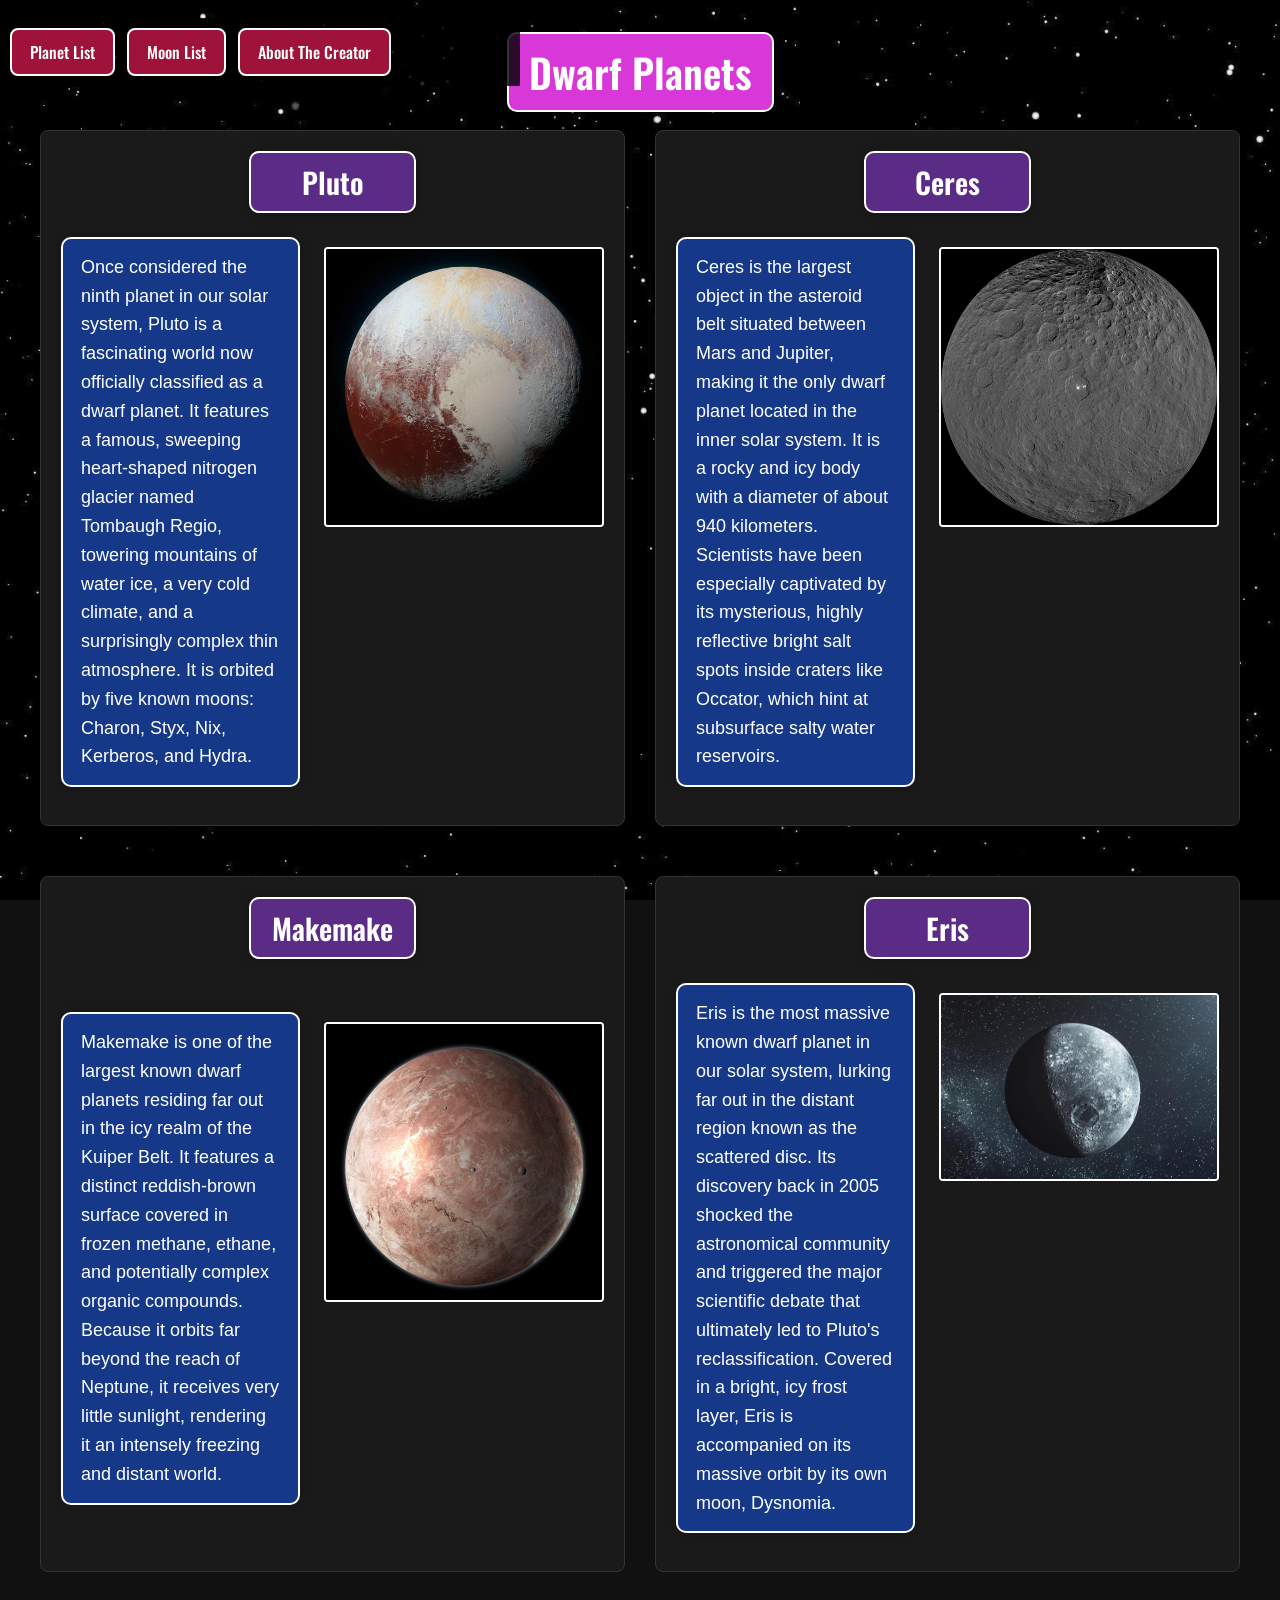
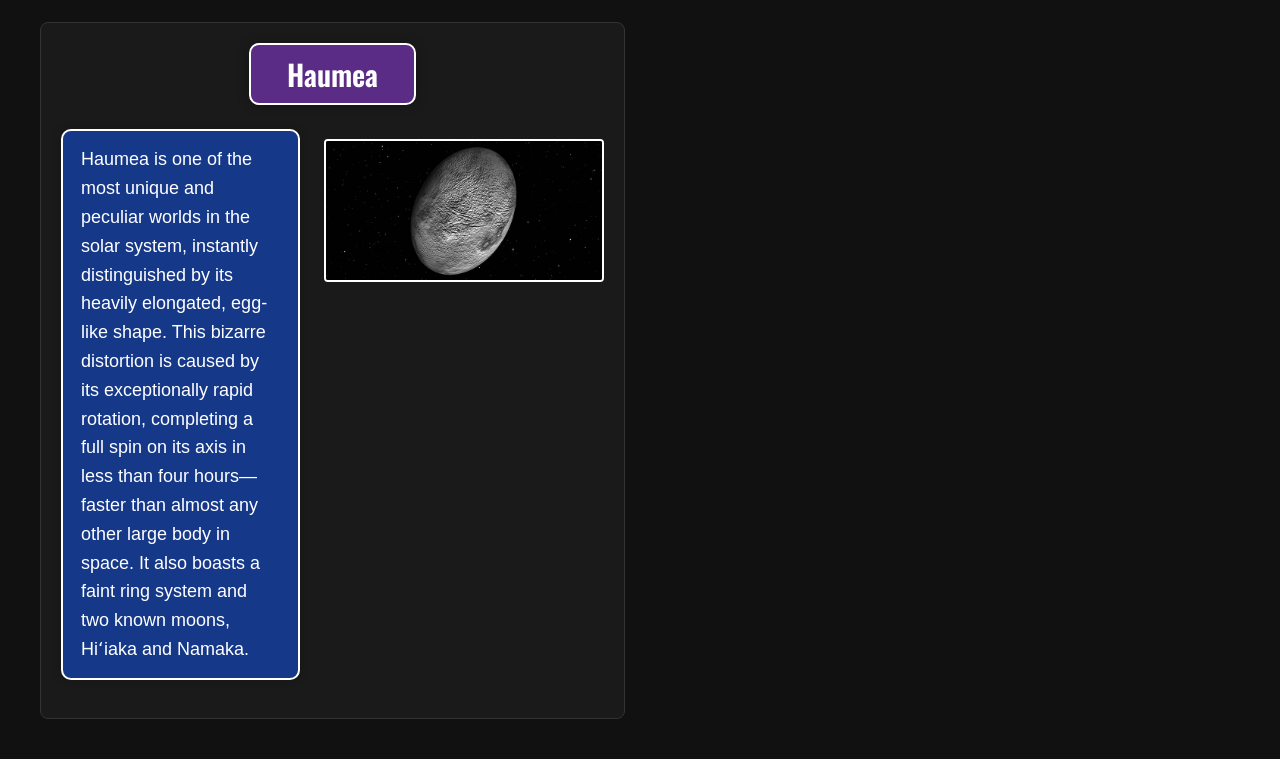
<file: adam.html>
<!DOCTYPE html>
<html>
    <head>
        <meta charset="UTF-8">
        <title>Dwarf Planets</title>
        <link rel="preconnect" href="https://fonts.googleapis.com">
        <link rel="preconnect" href="https://fonts.gstatic.com" crossorigin>
        <link href="https://fonts.googleapis.com/css2?family=Oswald:wght@500;600;700&display=swap" rel="stylesheet">
        <link rel="stylesheet" href="style.css">
    </head>
    <body>
        <h1 class="page-title-button">Dwarf Planets</h1>

        <div class="dwarfs-container">
            <section class="dwarf-entry">
                <h2>Pluto</h2>
                <p id="proultra2">Once considered the ninth planet in our solar system, Pluto is a fascinating world now officially classified as a dwarf planet. It features a famous, sweeping heart-shaped nitrogen glacier named Tombaugh Regio, towering mountains of water ice, a very cold climate, and a surprisingly complex thin atmosphere. It is orbited by five known moons: Charon, Styx, Nix, Kerberos, and Hydra.</p>
                <div class="image3-box">
                    <img src="pluto.JPEG" alt="Pluto" width="600" height="600">
                </div>
            </section>

            <section class="dwarf-entry">
                <h2>Ceres</h2>
                <p id="proultra3">Ceres is the largest object in the asteroid belt situated between Mars and Jupiter, making it the only dwarf planet located in the inner solar system. It is a rocky and icy body with a diameter of about 940 kilometers. Scientists have been especially captivated by its mysterious, highly reflective bright salt spots inside craters like Occator, which hint at subsurface salty water reservoirs.</p>
                <div class="image2-box">
                    <img src="ceres.JPEG" alt="Ceres" width="700" height="700">
                </div>
            </section>

            <section class="dwarf-entry">
                <h2>Makemake</h2>
                <p id="proultra4">Makemake is one of the largest known dwarf planets residing far out in the icy realm of the Kuiper Belt. It features a distinct reddish-brown surface covered in frozen methane, ethane, and potentially complex organic compounds. Because it orbits far beyond the reach of Neptune, it receives very little sunlight, rendering it an intensely freezing and distant world.</p>
                <div class="image2-box">
                    <img src="makemake.JPEG" alt="Makemake" width="650" height="650">
                </div>
            </section>

            <section class="dwarf-entry">
                <h2>Eris</h2>
                <p id="proultra5">Eris is the most massive known dwarf planet in our solar system, lurking far out in the distant region known as the scattered disc. Its discovery back in 2005 shocked the astronomical community and triggered the major scientific debate that ultimately led to Pluto's reclassification. Covered in a bright, icy frost layer, Eris is accompanied on its massive orbit by its own moon, Dysnomia.</p>
                <div class="image2-box">
                    <img src="eris.JPEG" alt="Eris" width="650" height="600">
                </div>
            </section>

            <section class="dwarf-entry">
                <h2>Haumea</h2>
                <p id="proultra6">Haumea is one of the most unique and peculiar worlds in the solar system, instantly distinguished by its heavily elongated, egg-like shape. This bizarre distortion is caused by its exceptionally rapid rotation, completing a full spin on its axis in less than four hours—faster than almost any other large body in space. It also boasts a faint ring system and two known moons, Hiʻiaka and Namaka.</p>
                <div class="image2-box">
                    <img src="haumea.JPEG" alt="Haumea" width="650" height="900">
                </div>
            </section>
        </div>
        <div>
            
        </div>

        <nav class="site-navigation" aria-label="Related pages">
            <a class="navigation-button" href="index.html">Planet List</a>
            <a class="navigation-button" href="Moon.html">Moon List</a>
            <a class="navigation-button" href="Ultra.html">About The Creator</a>
        </nav>
    </body>
</html>
</file>
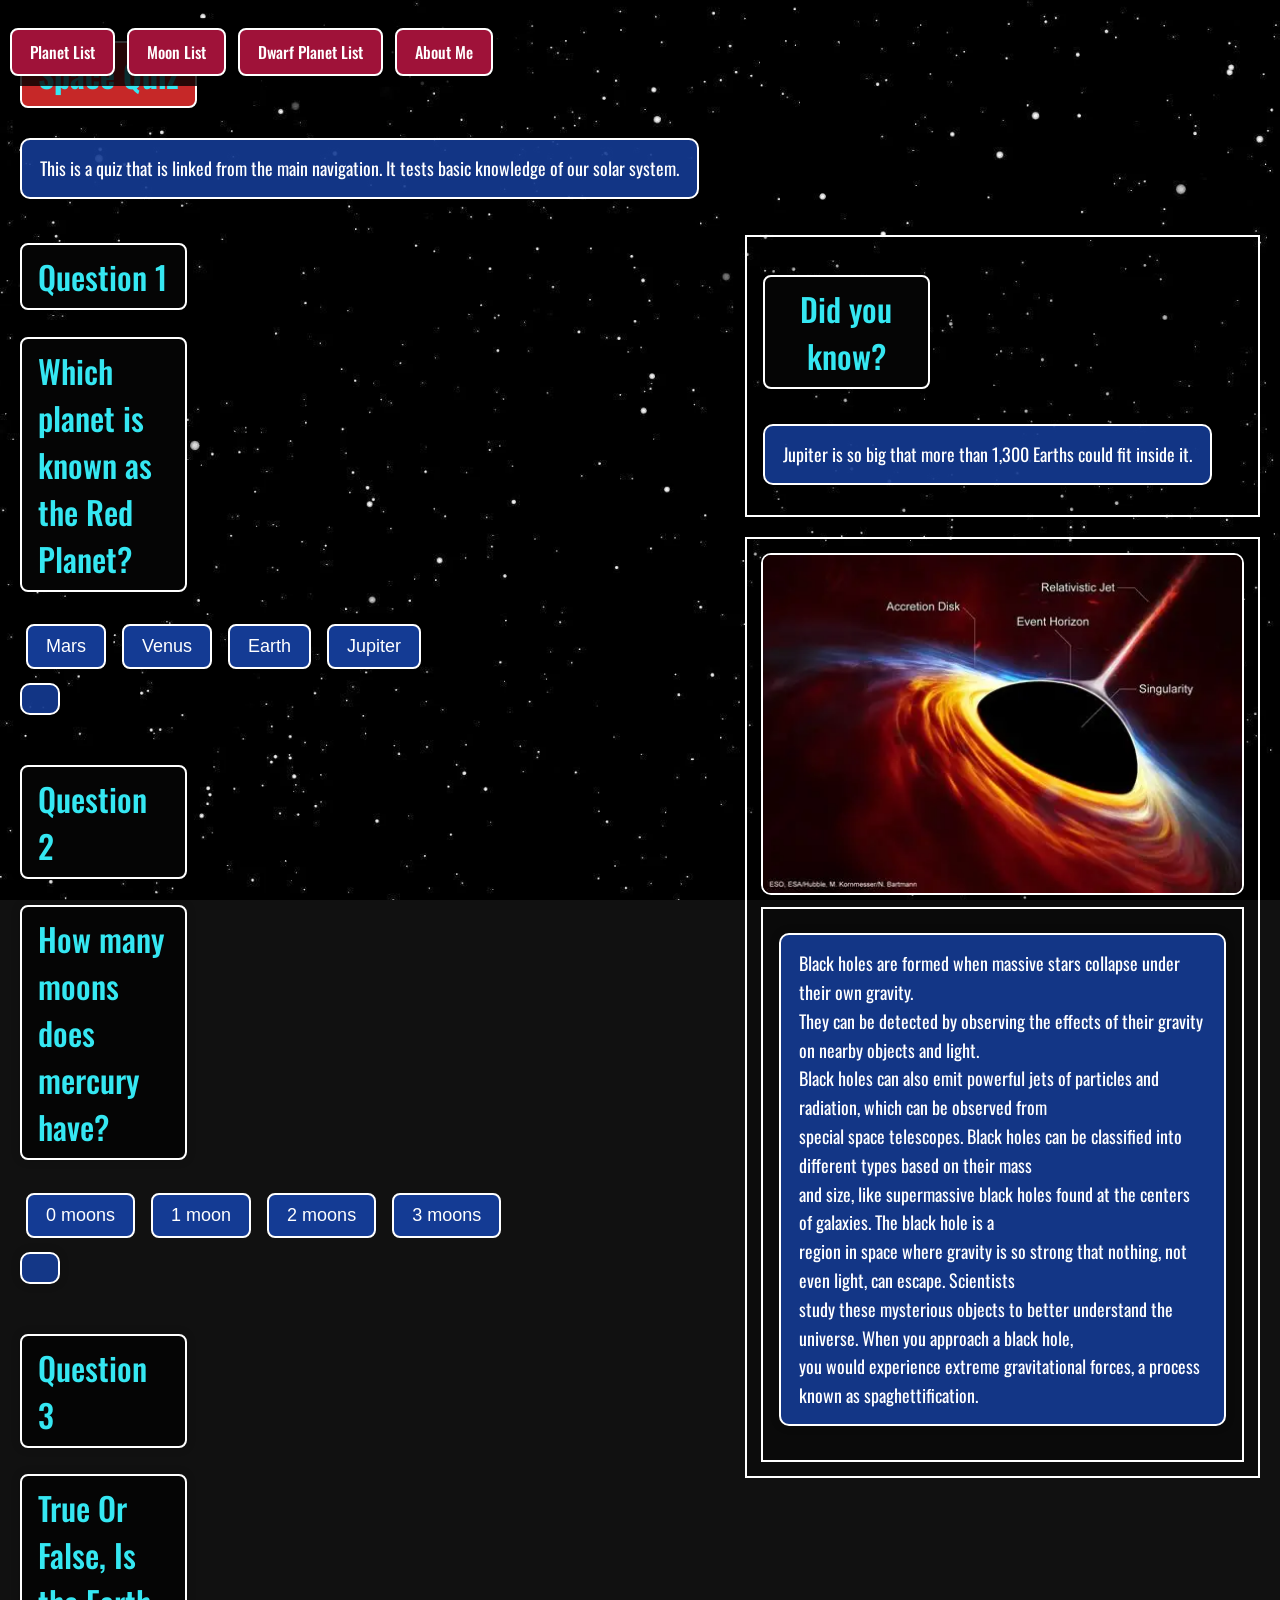
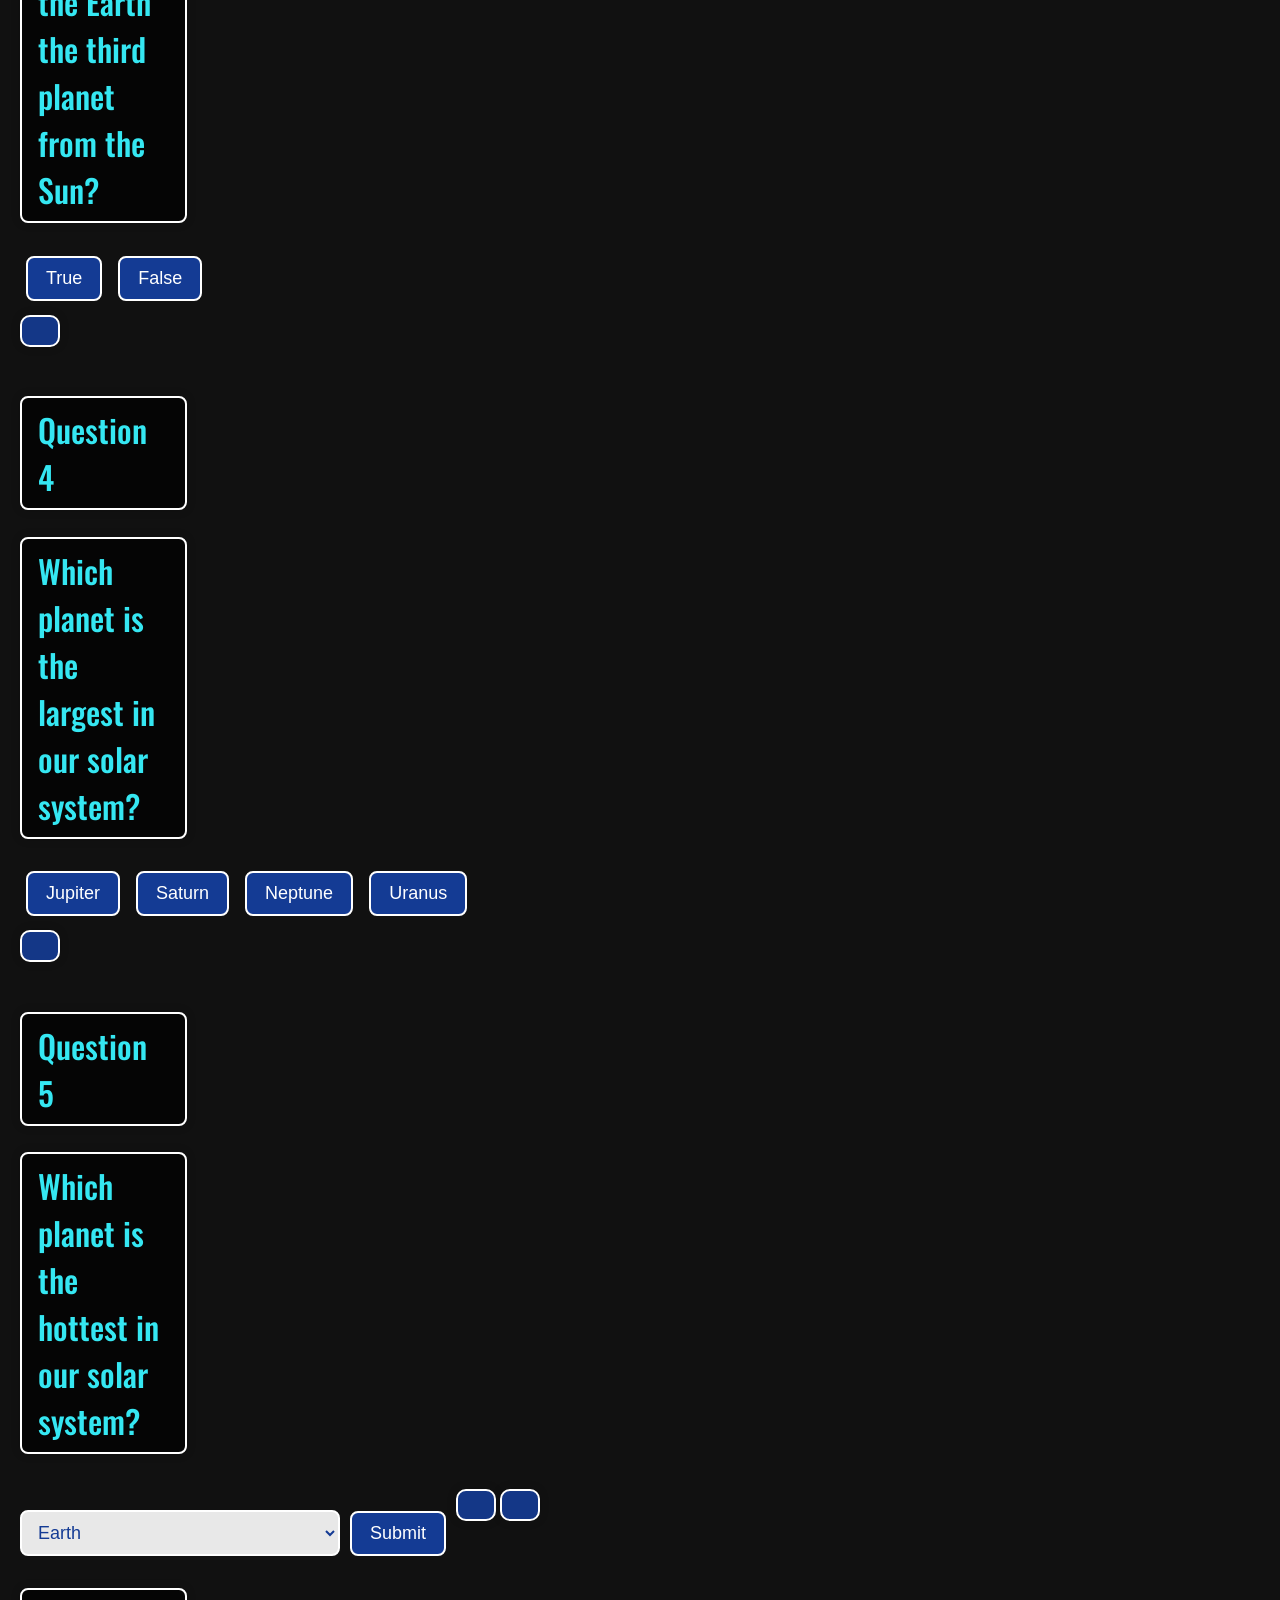
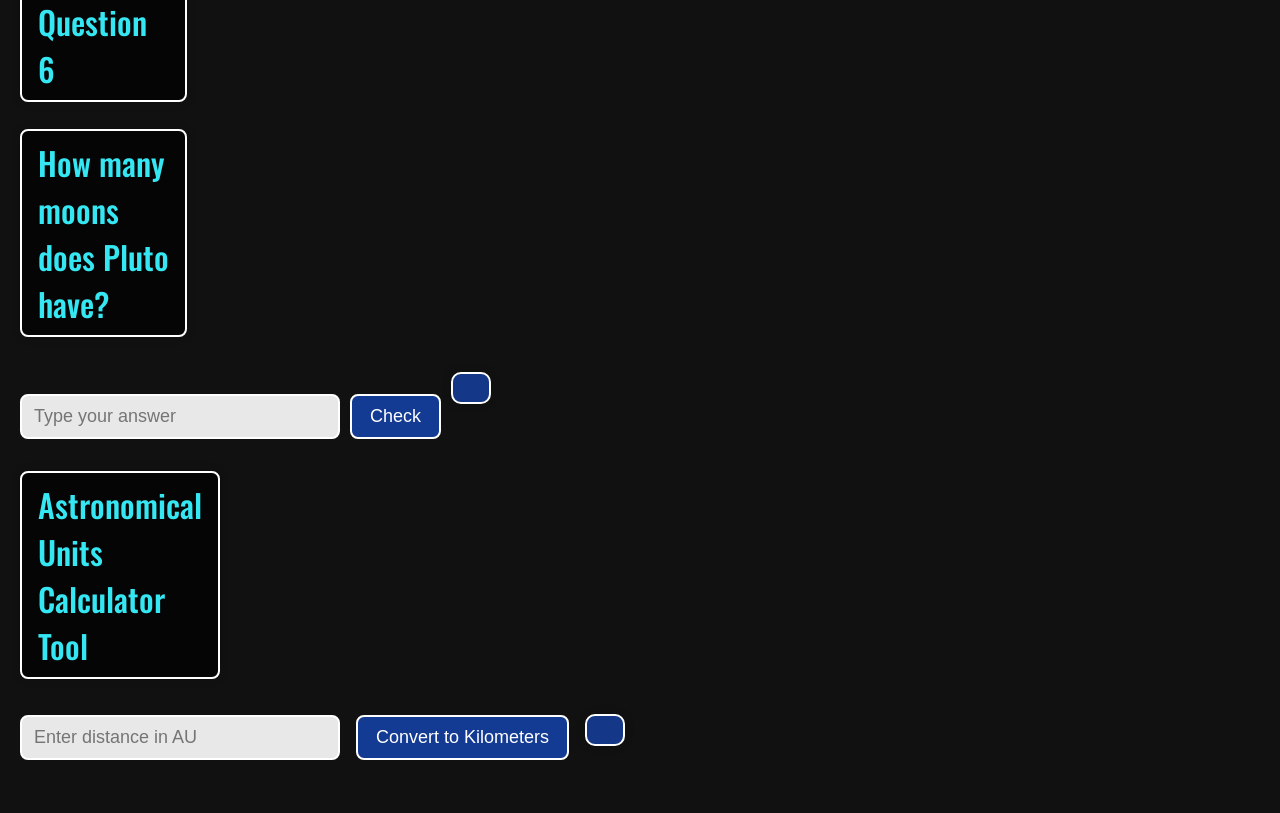
<file: secret.html>
<!DOCTYPE html>
<html>
    <head>
        <meta charset="UTF-8">
        <title>Space Quiz</title>
        <link rel="preconnect" href="https://fonts.googleapis.com">
        <link rel="preconnect" href="https://fonts.gstatic.com" crossorigin>
        <link href="https://fonts.googleapis.com/css2?family=Oswald:wght@500;600;700&display=swap" rel="stylesheet">
        <link rel="stylesheet" href="style.css">
    </head>
    <body class="quiz-page">
        <h1>Space Quiz</h1>
        <p>This is a quiz that is linked from the main navigation. It tests basic knowledge of our solar system.</p>
        <nav class="site-navigation" aria-label="Related pages">
            <a class="navigation-button" href="index.html">Planet List</a>
            <a class="navigation-button" href="Moon.html">Moon List</a>
            <a class="navigation-button" href="adam.html">Dwarf Planet List</a>
            <a class="navigation-button" href="Ultra.html">About Me</a>
        </nav>
        <main class="quiz-layout">
        <section class="quiz-questions">
        <h2>Question 1</h2>
            <h2>Which planet is known as the Red Planet?</h2>
            <div>
                <button onclick="checkAnswer(1, 'Mars')">Mars</button>
                <button onclick="checkAnswer(1, 'Venus')">Venus</button>
                <button onclick="checkAnswer(1, 'Earth')">Earth</button>
                <button onclick="checkAnswer(1, 'Jupiter')">Jupiter</button>
            </div>
            <p id="result1"></p>
            <h2>Question 2</h2>
        <h2>How many moons does mercury have?</h2>
<div>
<button onclick="checkAnswer(2, '0 moons')">0 moons</button>
<button onclick="checkAnswer(2, '1 moon')">1 moon</button>
<button onclick="checkAnswer(2, '2 moons')">2 moons</button>
<button onclick="checkAnswer(2, '3 moons')">3 moons</button>
</div>
<p id="result2"></p>
<h2>Question 3</h2>
<h2>True Or False, Is the Earth the third planet from the Sun?</h2>
<div>
<button onclick="checkAnswer(3, 'True')">True</button>
<button onclick="checkAnswer(3, 'False')">False</button>
</div>
<p id="result3"></p>
<h2>Question 4</h2>
<h2>Which planet is the largest in our solar system?</h2>
<div>
    <button onclick="checkAnswer(4, 'Jupiter')">Jupiter</button>
    <button onclick="checkAnswer(4, 'Saturn')">Saturn</button>
    <button onclick="checkAnswer(4, 'Neptune')">Neptune</button>
    <button onclick="checkAnswer(4, 'Uranus')">Uranus</button>
</div>
<p id="result4"></p>
<h2>Question 5</h2>
<h2>Which planet is the hottest in our solar system?</h2>
<select id="planetAnswer">
    <option value="">Earth</option>
    <option value="Mars">Mars</option>
    <option value="Jupiter">Jupiter</option>
    <option value="Venus">Venus</option>
    <option value="Mercury">Mercury</option>
</select>

<button onclick="checkDropdownAnswer()">Submit</button>

<p id="dropdownResult"></p>
<p id="result4"></p>
<h2>Question 6</h2>
<h2>How many moons does Pluto have?</h2>
<input id="textAnswer" type="text" placeholder="Type your answer">
<button onclick="checkTextAnswer()">Check</button>
<p id="textResult"></p>
    </section>
    <aside class="quiz-sidebar">
<section class="space-box">
    <h2>Did you know?</h2>
    <p>Jupiter is so big that more than 1,300 Earths could fit inside it.</p>
</section>
<section class="blackhole-panel">
        <img id="blackholeimg" src="black_hole.jpg" alt="Black hole" width="630" height="400">
        <div class="blackhole-info">
                <p>Black holes are formed when massive stars collapse under their own gravity.<br>
                They can be detected by observing the effects of their gravity on nearby objects and light.<br>
                Black holes can also emit powerful jets of particles and radiation, which can be observed from<br>
                special space telescopes. Black holes can be classified into different types based on their mass<br>
                and size, like supermassive black holes found at the centers of galaxies. The black hole is a<br>
                region in space where gravity is so strong that nothing, not even light, can escape. Scientists<br>
                study these mysterious objects to better understand the universe. When you approach a black hole,<br>
                you would experience extreme gravitational forces, a process known as spaghettification.</p>
        </div>
</section>
            </aside>
        </main>
<section class="calculator-panel">
<h2 id = "lol">Astronomical Units Calculator Tool</h2>
<div id = "calculator">
<input type="text" id="auInput" placeholder="Enter distance in AU">
<button onclick="convertToKm()">Convert to Kilometers</button>
<div>
<p id="auResult"></p>
</div>
</div>
</section>
        <script src="space.js"></script>
    </body>
</file>
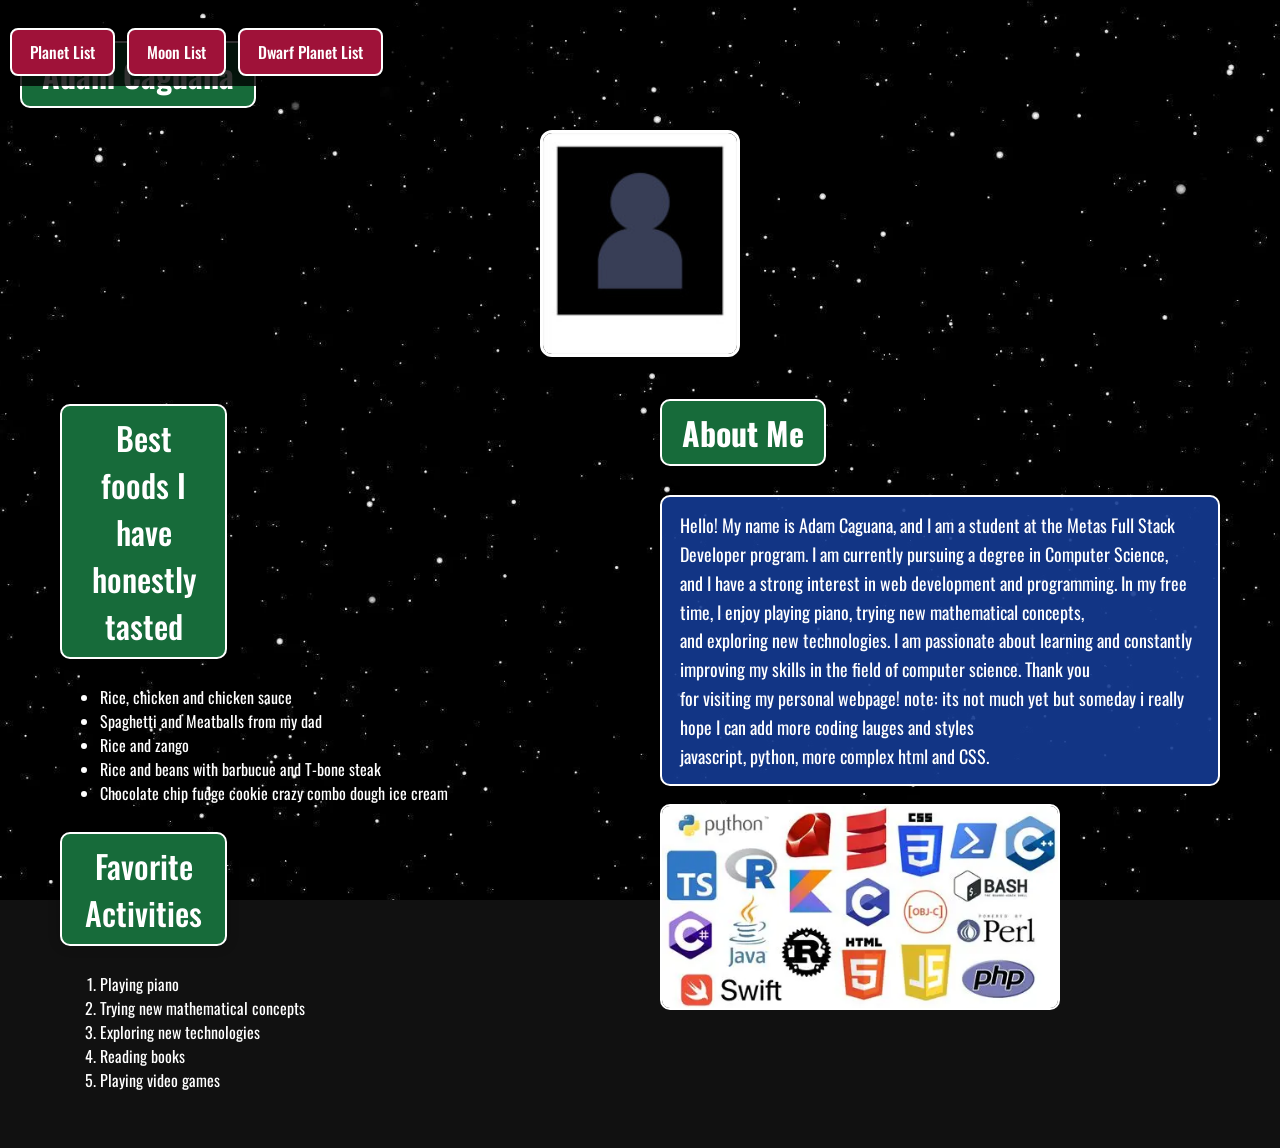
<file: Ultra.html>
<!DOCTYPE html>
<html>

<head>
    <meta charset="UTF-8">
    <title>Adam Caguana</title>
    <link rel="preconnect" href="https://fonts.googleapis.com">
    <link rel="preconnect" href="https://fonts.gstatic.com" crossorigin>
    <link href="https://fonts.googleapis.com/css2?family=Oswald:wght@500;600;700&display=swap" rel="stylesheet">
    <link rel="stylesheet" href="style.css">
</head>

<body class="about-page">
    <!-- Header / Name -->
    <div class="header-section">
        <h1>Adam Caguana</h1>
        <div>
            <img src="photo.jpg" id="photo" alt="My Photo" width="200">
        </div>
    </div>

    <!-- Main Two-Column Layout -->
    <div class="main-layout-container">
        
        <!-- LEFT COLUMN: Lists (Favorite Foods & Activities) -->
        <div class="left-column">
            <div>
                <h2>Best foods I have honestly tasted</h2>
                <ul>
                    <li>Rice, chicken and chicken sauce</li>
                    <li>Spaghetti and Meatballs from my dad</li>
                    <li>Rice and zango</li>
                    <li>Rice and beans with barbucue and T-bone steak</li>
                    <li>Chocolate chip fudge cookie crazy combo dough ice cream</li>
                </ul>
            </div>
            
            <div>
                <h2>Favorite Activities</h2>
                <ol>
                    <li>Playing piano</li>
                    <li>Trying new mathematical concepts</li>
                    <li>Exploring new technologies</li>
                    <li>Reading books</li>
                    <li>Playing video games</li>
                </ol>
            </div>
        </div>

        <!-- RIGHT COLUMN: About Me Paragraph & Coding Image Paired Together -->
        <div class="right-column">
            <div>
               <h1>About Me</h1>
                <p>Hello! My name is Adam Caguana, and I am a student at the Metas Full Stack Developer program. I am currently pursuing a degree in Computer Science,<br>
                     and I have a strong interest in web development and programming. In my free time, I enjoy playing piano, trying new mathematical concepts,<br>
                      and exploring new technologies. I am passionate about learning and constantly improving my skills in the field of computer science. Thank you <br>
                      for visiting my personal webpage! note: its not much yet but someday i really hope I can add more coding lauges and styles<br>
                      javascript, python, more complex html and CSS.</p>
            </div>
            
            <div class="image-box4">
                <img src="coding.JPEG" alt="Coding Image" width="400">
            </div>
        </div>

    </div>

    <!-- Navigation Footer -->
    <nav class="site-navigation footer-navigation" aria-label="Related pages">
        <a class="navigation-button" href="index.html">Planet List</a>
        <a class="navigation-button" href="Moon.html">Moon List</a>
        <a class="navigation-button" href="adam.html">Dwarf Planet List</a>
    </nav>
</body>

</html>
</file>
<file: style.css>
body {
    margin: 0;
    padding: 30px 20px 60px;
    font-family: Arial, sans-serif;
    background-image: url("luna.JPEG");
    background-size: cover;
    background-position: center;
    background-attachment: fixed;
    color: white;
    cursor: url("[data-uri]") 16 17, auto;
}

* {
    box-sizing: border-box;
}
.page-title-button {
    display: table;
    position: relative;
    top: 12px;
    margin: 0 auto 20px;
    padding: 8px 20px;
    font-size: clamp(3rem, 5vw, 1.8rem);
    border: 2px solid white;
    border-radius: 10px;
    background: #d938d9;
    color: white;
    font-family: "Oswald", "Trebuchet MS", sans-serif;
    font-weight: 600;
    box-shadow: 0 0 12px rgba(0, 0, 0, 0.25);
    transform-origin: center;
}
#pro4 {
    display: table;
    position: relative;
    top: 60px;
    margin: 0 auto 20px;
    padding: 8px 20px;
    font-size: clamp(3rem, 5vw, 1.8rem);
    border: 2px solid white;
    border-radius: 10px;
    background: #d938d9;
    color: white;
    font-family: "Oswald", "Trebuchet MS", sans-serif;
    font-weight: 600;
    box-shadow: 0 0 12px rgba(0, 0, 0, 0.25);
    transform-origin: center;
}

#pro4:hover,
.page-title-button:hover {
    transform: scale(1.04);
}

h2 {
    font-size: clamp(1.5rem, 2.5vw, 2.2rem);
}

.about-page h1,
.about-page h2 {
    display: table;
    max-width: 100%;
    padding: 8px 20px;
    border: 2px solid white;
    border-radius: 10px;
    background: #176b3a;
    color: white;
    box-shadow: 0 0 12px rgba(0, 0, 0, 0.25);
}

.about-page h1:hover,
.about-page h2:hover {
    background: #f07818;
}

.button-heading {
    text-align: left;
    margin: 12px 0 18px;
}

.button-heading a {
    display: inline-block;
    background: #143b94;
    color: white;
    border: 2px solid white;
    border-radius: 12px;
    padding: 10px 22px;
    text-decoration: none;
    box-shadow: 0 0 12px rgba(0, 0, 0, 0.2);
    transition: background 0.2s ease, transform 0.2s ease;
}

.button-heading a:hover {
    background: #d938d9;
    transform: translateY(-1px);
    text-decoration: none;
}

.site-navigation {
    display: flex;
    flex-wrap: wrap;
    gap: 12px;
    margin: 18px 0 24px;
    position: absolute;
    top: 0;
    left: 0;
    width: 520px;
    background-color: rgba(0, 0, 0, 0.8); /* Dark semi-transparent background */
    padding: 10px;
    z-index: 1000;
}
.site-navigation .navigation-button {
    display: inline-block;
    padding: 10px 18px;
    border: 2px solid white;
    border-radius: 8px;
    background: #9f1239;
    color: white;
    font-family: "Oswald", "Trebuchet MS", sans-serif;
    font-weight: 500;
    text-decoration: none;
    box-shadow: 0 0 10px rgba(0, 0, 0, 0.2);
    position: relative;
    transition: transform 0.15s ease, background-color 0.15s ease;
}

.site-navigation .navigation-button:hover {
    background: #dc2626;
    transform: scale(1.04);
    z-index: 1;
    text-decoration: none;
}

#max,
#promax,
#promax2,
#promax3,
#promax4,
#promax5,
#pro5,
#proultra2,
#proultra3,
#proultra4,
#proultra5,
#proultra6,
p:not([id]),
#dropdownResult,
#textResult,
#result1,
#result2,
#result3,
#result4,
#auResult {
    display: inline-block;
    background: rgba(20, 59, 148, 0.9);
    border: 2px solid white;
    border-radius: 10px;
    color: white;
    padding: 14px 18px;
    margin: 8px 0 18px;
    line-height: 1.6;
    box-shadow: 0 0 10px rgba(0, 0, 0, 0.18);
    max-width: 900px;
    font-size: 18px;
}
a {
    color: #ffe1ee;
    text-decoration: none;
}

a:hover {
    text-decoration: underline;
}
button {
    display: inline-block;
    background-color: #143b94;
    color: white;
    border: 2px solid white;
    padding: 10px 18px;
    margin: 6px;
    border-radius: 8px;
    cursor: pointer;
    font-size: 18px;
    text-decoration: none;
}

button:hover {
    background-color: #d938d9;
}

img {
    max-width: 100%;
    height: auto;
    border: 2px solid white;
    border-radius: 10px;
    display: block;
}

#hugediv {
    display: flex;
    gap: 20px;
    align-items: flex-start;
}

#hugediv2 {
    flex: 1;
}

.mercury-table-wrap {
    flex: 0 1 540px;
}

.moon-entry {
    display: grid;
    grid-template-columns: minmax(0, 1fr) minmax(280px, 48%);
    grid-template-rows: auto auto;
    column-gap: 24px;
    align-items: start;
    margin-bottom: 20px;
}

.dwarf-entry h2,
.planet-heading {
    display: table;
    justify-self: center;
    padding: 8px 20px;
    border: 2px solid white;
    border-radius: 10px;
    background: #5b2c86;
    color: white;
    font-family: "Oswald", "Trebuchet MS", sans-serif;
    font-weight: 600;
    box-shadow: 0 0 12px rgba(0, 0, 0, 0.25);
}

.dwarf-entry h2:hover,
.planet-heading:hover {
    background: #8f1748;
}

.moon-entry p {
    grid-column: 1;
    grid-row: 2;
    font-family: "Fredoka", "Trebuchet MS", sans-serif;
    font-size: 17.6px;
    margin-top: 0;
}

.moon-entry #promax,
.moon-entry #promax2,
.moon-entry #promax3,
.moon-entry #promax4,
.moon-entry #promax5 {
    margin-top: 0;
}

.moon-entry .image-box {
    grid-column: 2;
    grid-row: 2;
    justify-self: end;
    width: 100%;
}

.moon-entry img {
    margin-left: auto;
}

.dwarf-entry {
    display: grid;
    grid-template-columns: minmax(0, 1fr) minmax(280px, 48%);
    grid-template-rows: auto auto;
    column-gap: 24px;
    align-items: start;
    margin-bottom: 20px;
}

.dwarf-entry h2 {
    grid-column: 1 / -1;
}

.dwarf-entry p {
    grid-column: 1;
    grid-row: 2;
    font-family: "Fredoka", "Trebuchet MS", sans-serif;
    margin-top: 0;
}

.dwarf-entry #proultra2,
.dwarf-entry #proultra3,
.dwarf-entry #proultra4,
.dwarf-entry #proultra5,
.dwarf-entry #proultra6 {
    margin-top: 0;
}

.planet-description {
    font-family: "Fredoka", "Trebuchet MS", sans-serif;
    font-size: 17.6px;
}

.planet-description,
.moon-entry p,
.dwarf-entry p {
    position: relative;
    z-index: 0;
    transform-origin: center;
}

.planet-description:hover,
.moon-entry p:hover,
.dwarf-entry p:hover {
    z-index: 1;
    transform: scale(1.025);
}

.dwarf-entry .image2-box,
.dwarf-entry .image3-box {
    grid-column: 2;
    grid-row: 2;
    justify-self: end;
    width: 100%;
}

.dwarf-entry img {
    margin-left: auto;
}
#planet-table,
#planet-table th,
#planet-table td {
    border: 3px solid white;
    padding: 10px;
    border-collapse: collapse;
    margin: 18px 0;
    background: #f5d547;
    color: #143b94;
    font-family: "Oswald", "Trebuchet MS", sans-serif;
    width: 800px;
}
#photo {
    display: block;
    margin: 0 auto 20px;
    border: 3px solid white;
    border-radius: 12px;
}

select,
input[type="text"] {
    width: min(100%, 320px);
    padding: 10px 12px;
    font-size: 18px;
    border: 2px solid white;
    border-radius: 8px;
    background: rgba(255, 255, 255, 0.9);
    color: #143b94;
}

.space-box {
    background: rgba(0, 0, 0, 0.25);
    border: 2px solid white;
    padding: 12px 16px;
    max-width: 360px;
    margin: 20px 0;
}

.quiz-layout {
    display: grid;
    grid-template-columns: minmax(0, 1.15fr) minmax(320px, 0.85fr);
    align-items: start;
    gap: 28px;
    width: min(100%, 1360px);
    margin: 0;
}

.quiz-questions h2 {
    text-align: left;
    margin-left: 0;
    margin-right: 0;
}

.quiz-page h2 {
    display: table;
    max-width: 100%;
    padding: 8px 16px;
    border: 2px solid white;
    border-radius: 8px;
    background: #050505;
    color: #35e7f2;
    transform-origin: left center;
    transition: transform 0.15s ease;
}

.quiz-page h2:hover {
    transform: translateY(-3px) scale(1.03);
}

.quiz-page h1 {
    display: table;
    max-width: 100%;
    padding: 8px 16px;
    border: 2px solid white;
    border-radius: 8px;
    background: #c62828;
    color: #35e7f2;
    transform-origin: left center;
    transition: transform 0.15s ease;
}

.quiz-page h1:hover {
    transform: translateY(-3px) scale(1.03);
}

.quiz-sidebar {
    min-width: 0;
}

.quiz-sidebar .space-box {
    max-width: none;
    margin-top: 18px;
}

.quiz-page .blackhole-panel {
    display: grid;
    grid-template-columns: minmax(0, 1fr);
    gap: 12px;
    width: 100%;
    margin: 18px 0 0;
    padding: 14px;
    background: rgba(0, 0, 0, 0.28);
    border: 2px solid white;
}

.quiz-page #blackholeimg {
    width: 100%;
    max-width: 100%;
    margin: 0;
}

.quiz-page .blackhole-info {
    min-width: 0;
    max-width: none;
    margin: 0;
    background: rgba(0, 0, 0, 0.2);
    border: 2px solid white;
    padding: 16px;
}

.calculator-panel {
    width: min(100%, 1360px);
    margin: 24px 0;
}

.calculator-panel h2 {
    text-align: left;
    margin-left: 0;
}

#calculator {
    display: flex;
    flex-wrap: wrap;
    gap: 10px;
    align-items: center;
}
body {
    font-family: 'Oswald', sans-serif;
    background-color: #111;
    color: #fff;
    padding: 20px;
    margin: 0;
}

.page-title-button {
    text-align: center;
    font-size: 2.5rem;
    margin-bottom: 30px;
}

/* This sets up a 2-column layout so you can easily fit 3 on top and 2 on the bottom */
.dwarfs-container {
    display: grid;
    grid-template-columns: repeat(2, 1fr);
    gap: 30px;
    max-width: 1200px;
    margin: 0 auto;
}

.dwarf-entry {
    background: #1a1a1a;
    padding: 20px;
    border: 1px solid #333;
    border-radius: 8px;
}

/* Make the first item (Pluto) span across both columns if you want it centered on top, 
   or leave it standard. Here it sits nicely in the grid. */

.dwarf-entry h2 {
    margin-top: 0;
    color: white;
    font-size: 1.8rem;
}

.dwarf-entry p {
    color: #ccc;
    font-size: 1rem;
    line-height: 1.4;
}

.dwarf-entry img {
    border-radius: 4px;
    margin-top: 10px;
}
#adamid {
    display: inline-block;
    background: #143b94;
    color: white;
    border: 2px solid white;
    border-radius: 12px;
    padding: 10px 22px;
    text-decoration: none;
    box-shadow: 0 0 12px rgba(0, 0, 0, 0.2);
    transition: background 0.2s ease, transform 0.2s ease;
}
#adamid:hover {
    background: #dc2626;
    transform: scale(1.04);
    z-index: 1;
    text-decoration: none;
}

@media (max-width: 700px) {
    body {
        padding: 20px 14px 40px;
    }

    #hugediv {
        flex-direction: column;
    }

    .mercury-table-wrap {
        margin-left:auto;
    }

    .moon-entry {
        grid-template-columns: minmax(0, 1fr);
    }

    .moon-entry .image-box {
        grid-column: 1;
        grid-row: 3;
    }

    .dwarf-entry {
        grid-template-columns: minmax(0, 1fr);
    }

    .dwarf-entry .image2-box,
    .dwarf-entry .image3-box {
        grid-column: 1;
        grid-row: 3;
    }

    .quiz-layout {
        grid-template-columns: minmax(0, 1fr);
    }

}
.main-layout-container {
    display: flex;
    justify-content: space-between;
    align-items: flex-start;
    gap: 40px;
    max-width: 1200px;
    margin: 20px auto;
    padding: 0 20px;
}
.left-column {
    flex: 1;
}
.right-column {
    flex: 1;
}
@media (max-width: 768px) {
    .main-layout-container {
        flex-direction: column;
    }
}
#mercury-image {
    position: absolute;
    left: 850px;
    top: 850px;
}
#venus-image {
    position: absolute;
    left: 850px;
    top: 1600px;
}
#earth-image {
    position: absolute;
    left: 850px;
    top: 2318.3px;
}
#mars-image {
    position: absolute;
    left: 850px;
    top: 3033.3px;
}
#jupiter-image {
    position: absolute;
    left: 850px;
    top: 3765.3px;
}
#saturn-image {
    position: absolute;
    left: 876.6px;
    top: 4450.3px;
    height: 575.5px;
    width: 520px;
}
#uranus-image {
    position: absolute;
    left: 862.4px;
    top: 5130.3px;
    width: 550px;
    height: 606.99px;
}
#neptune-image {
    position: absolute;
    left: 864px;
    top: 5868.3px;
    width: 550px;
    height: 550px;
}
#sun-image {
    position: absolute;
    left: 860px;
    top: 6582px;
    width: 550px;
    height: 550px;
}

.space-hero-section {
    position: relative;
    height: 80vh;
    display: flex;
    align-items: center;
    justify-content: center;
    text-align: center;
    overflow: hidden;
    margin: -30px -20px 0 -20px; /* Pulls it flush with your body padding */
}

.space-hero-content {
    position: relative;
    z-index: 2;
    max-width: 800px;
    padding: 0 20px;
}

.space-hero-content h1 {
    font-size: 3.5rem;
    margin-bottom: 20px;
    letter-spacing: 2px;
    text-shadow: 0 2px 10px rgba(0,0,0,0.8);
    color: #ffffff;
}

.space-hero-content p {
    font-size: 1.2rem;
    line-height: 1.6;
    text-shadow: 0 2px 5px rgba(0,0,0,0.8);
}

.space-section-divider {
    border: none;
    height: 6px;
    background: linear-gradient(90deg, #4facfe 0%, #00f2fe 100%);
    margin: 0 -20px;
}

.space-hyperlink-footer {
    background-color: #05050a;
    padding: 40px 20px;
    text-align: center;
    margin: 0 -20px -60px -20px; /* Balances out your body's bottom padding */
}

.space-hyperlink-footer nav a {
    color: #a0aec0;
    text-decoration: none;
    margin: 0 20px;
    font-size: 1.1rem;
    font-weight: 600;
    transition: color 0.3s ease;
}

.space-hyperlink-footer nav a:hover {
    color: #00f2fe;
    text-decoration: underline;
}
h2 {
    width: 167px;
    text-align: center;
     display: inline-block;
    padding: 10px 18px;
    border: 2px solid white;
    border-radius: 8px;
    background: #ff5500;
    color: white;
    font-family: "Oswald", "Trebuchet MS", sans-serif;
    font-weight: 500;
    text-decoration: none;
    box-shadow: 0 0 10px rgba(0, 0, 0, 0.2);
    position: relative;
    transition: transform 0.15s ease, background-color 0.15s ease;
}
h2:hover {
    background: #dc2626;
    transform: scale(1.04);
    z-index: 1;
    text-decoration: none;
}
</file>
